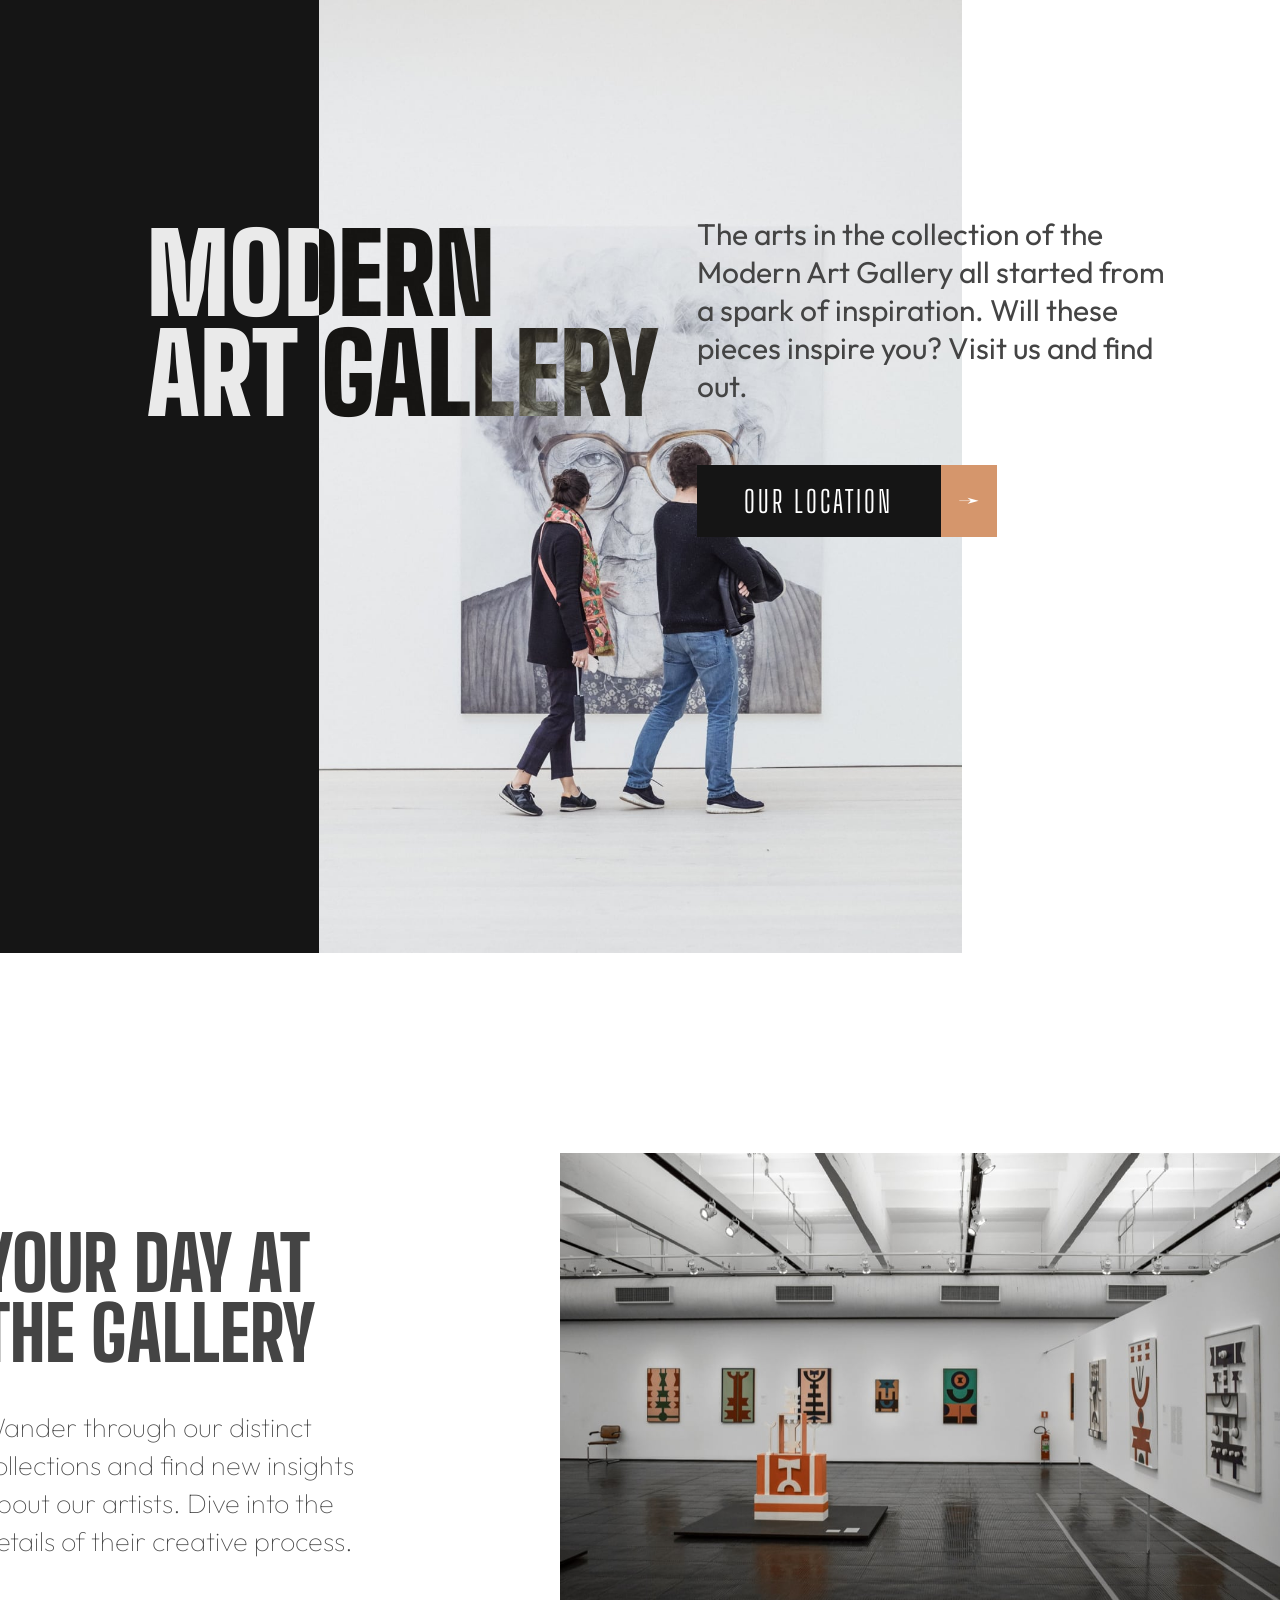
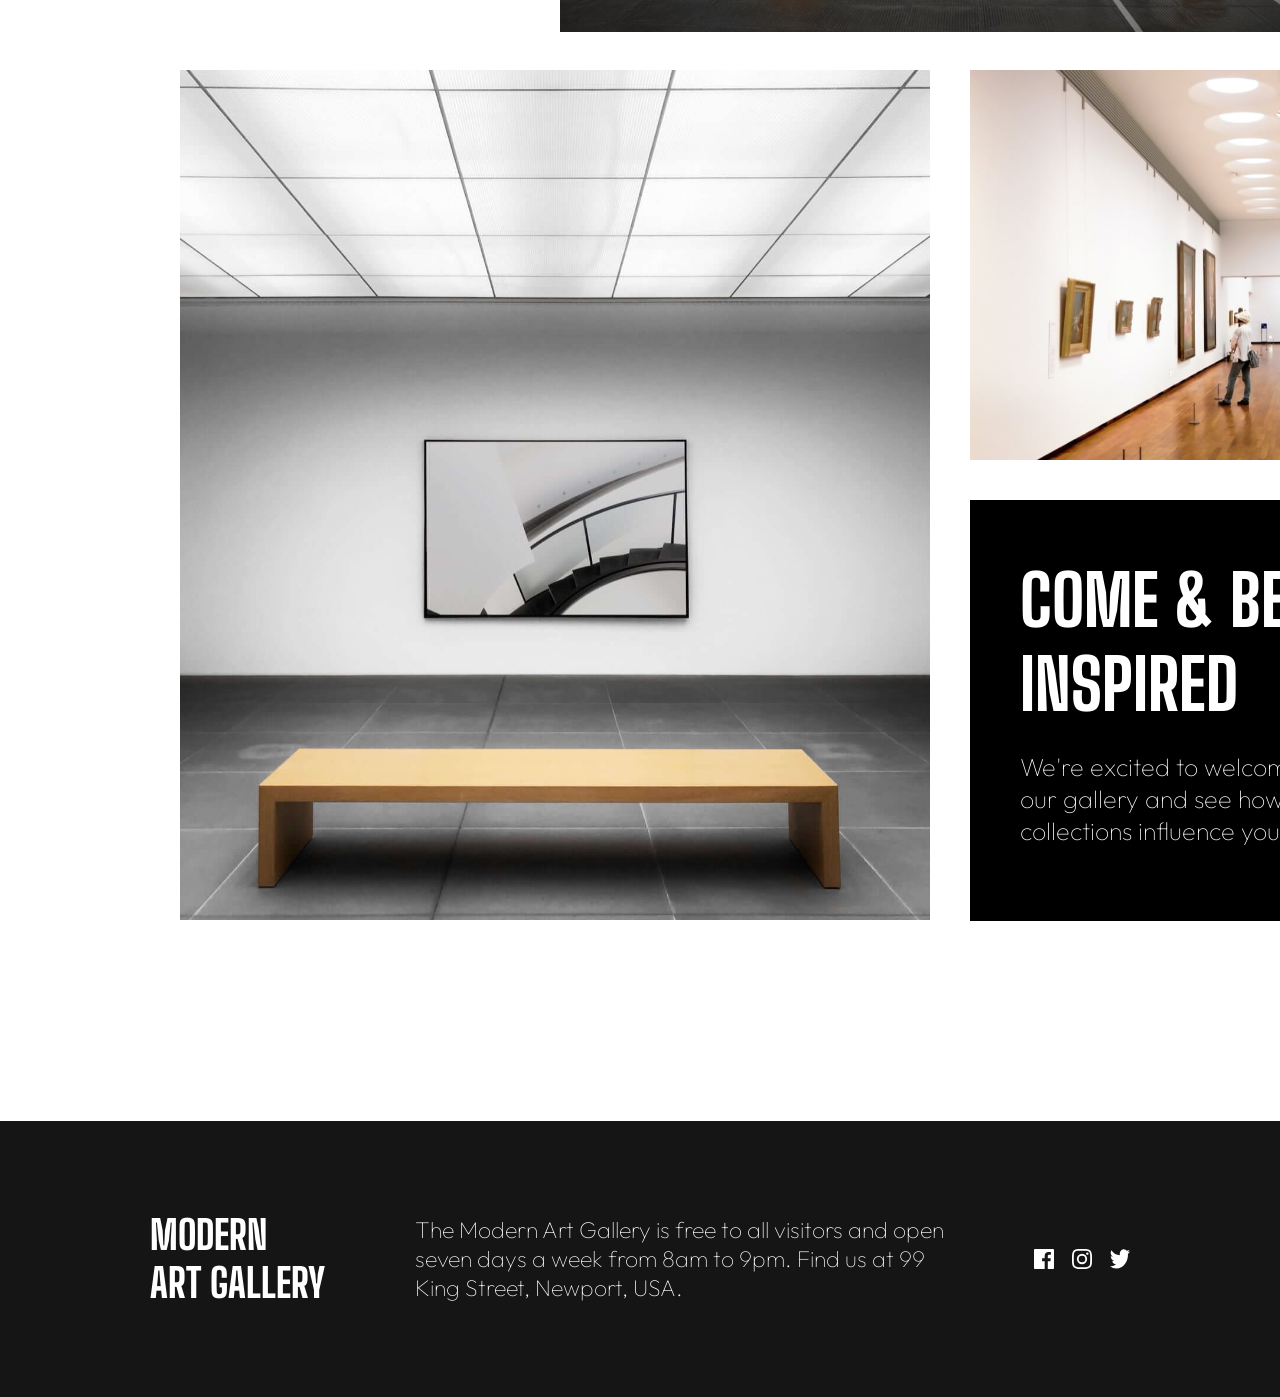
<file: index.html>
<!DOCTYPE html>
<html lang="en">
<head>
  <meta charset="UTF-8">
  <meta name="viewport" content="width=device-width, initial-scale=1.0">
  <link rel="preconnect" href="https://fonts.googleapis.com">
  <link href="https://fonts.googleapis.com/css2?family=Big+Shoulders+Display:wght@900&family=Outfit:wght@300&display=swap" rel="stylesheet">
  <link href="https://fonts.googleapis.com/css2?family=Big+Shoulders+Display:wght@700;800&family=Outfit:wght@300;400;500&display=swap" rel="stylesheet">
  <link rel="stylesheet" href="webindividualwork.css">
  <title>Document</title>
</head>
<body>
  <div class="first-part">
    <div class="first-part1"></div>
    <div class="first-part2">
      <img class="image-hero" src="image-hero@2x.jpg" alt="">
    </div>
    <div class="first-part3"></div>
    <h1 class="pp">MODERN <br> ART GALLERY</h1>
    <div class="our-location">
      <p class="body-text">The arts in the collection of the <br> Modern Art Gallery all started from <br> a spark of inspiration. Will these <br> pieces inspire you? Visit us and find <br> out.</p>
      <a href="weblocate.html" class="locate">
        <span class="locate-text">OUR LOCATION</span>
        <span class="locate-arrow">→</span>
      </a>
    </div>
  </div>
  <div class="second-part">
    <div class="second-partup">
      <div class="second-partup-text">
        <p class="p1">YOUR DAY AT <br> THE GALLERY</p>
        <p class="p2">Wander through our distinct  <br> collections and find new insights <br> about our artists. Dive into the <br> details of their creative process.</p>
      </div>
      <div class="second-partup-image"><img class="image-grid" src="image-grid-1@2x.jpg" alt=""></div>
    </div>
    <div class="second-partdown">
      <div class="second-partdown-left"><img class="image-grid2" src="image-grid-2@2x.jpg" alt=""></div>
      <div class="second-partdown-right">
        <div class="second-partdown-rightup"><img class="image-grid3" src="image-grid-3@2x.jpg" alt=""></div>
        <div class="blacktext">
          <h2 class="p3">COME	&amp; BE <br> INSPIRED</h2>
          <p class="p4">We're excited to welcome you to <br> our gallery and see how our <br> collections influence you.</p>
        </div>
      </div>
    </div>
  </div>
  <div class="third-part">
    <div class="p5"><p>MODERN <br> ART GALLERY</p></div>
    <div class="p6"><p>The Modern Art Gallery is free to all visitors and open <br> seven days a week 
  from 8am to 9pm. Find us at 99 <br> King Street, Newport, USA.</p></div>
    <div class="social">
      <img src="icon-facebook.svg" alt="">
      <img src="icon-instagram.svg" alt="">
      <img src="icon-twitter.svg" alt="">
    </div>
  </div>
</body>
</html>
</file>
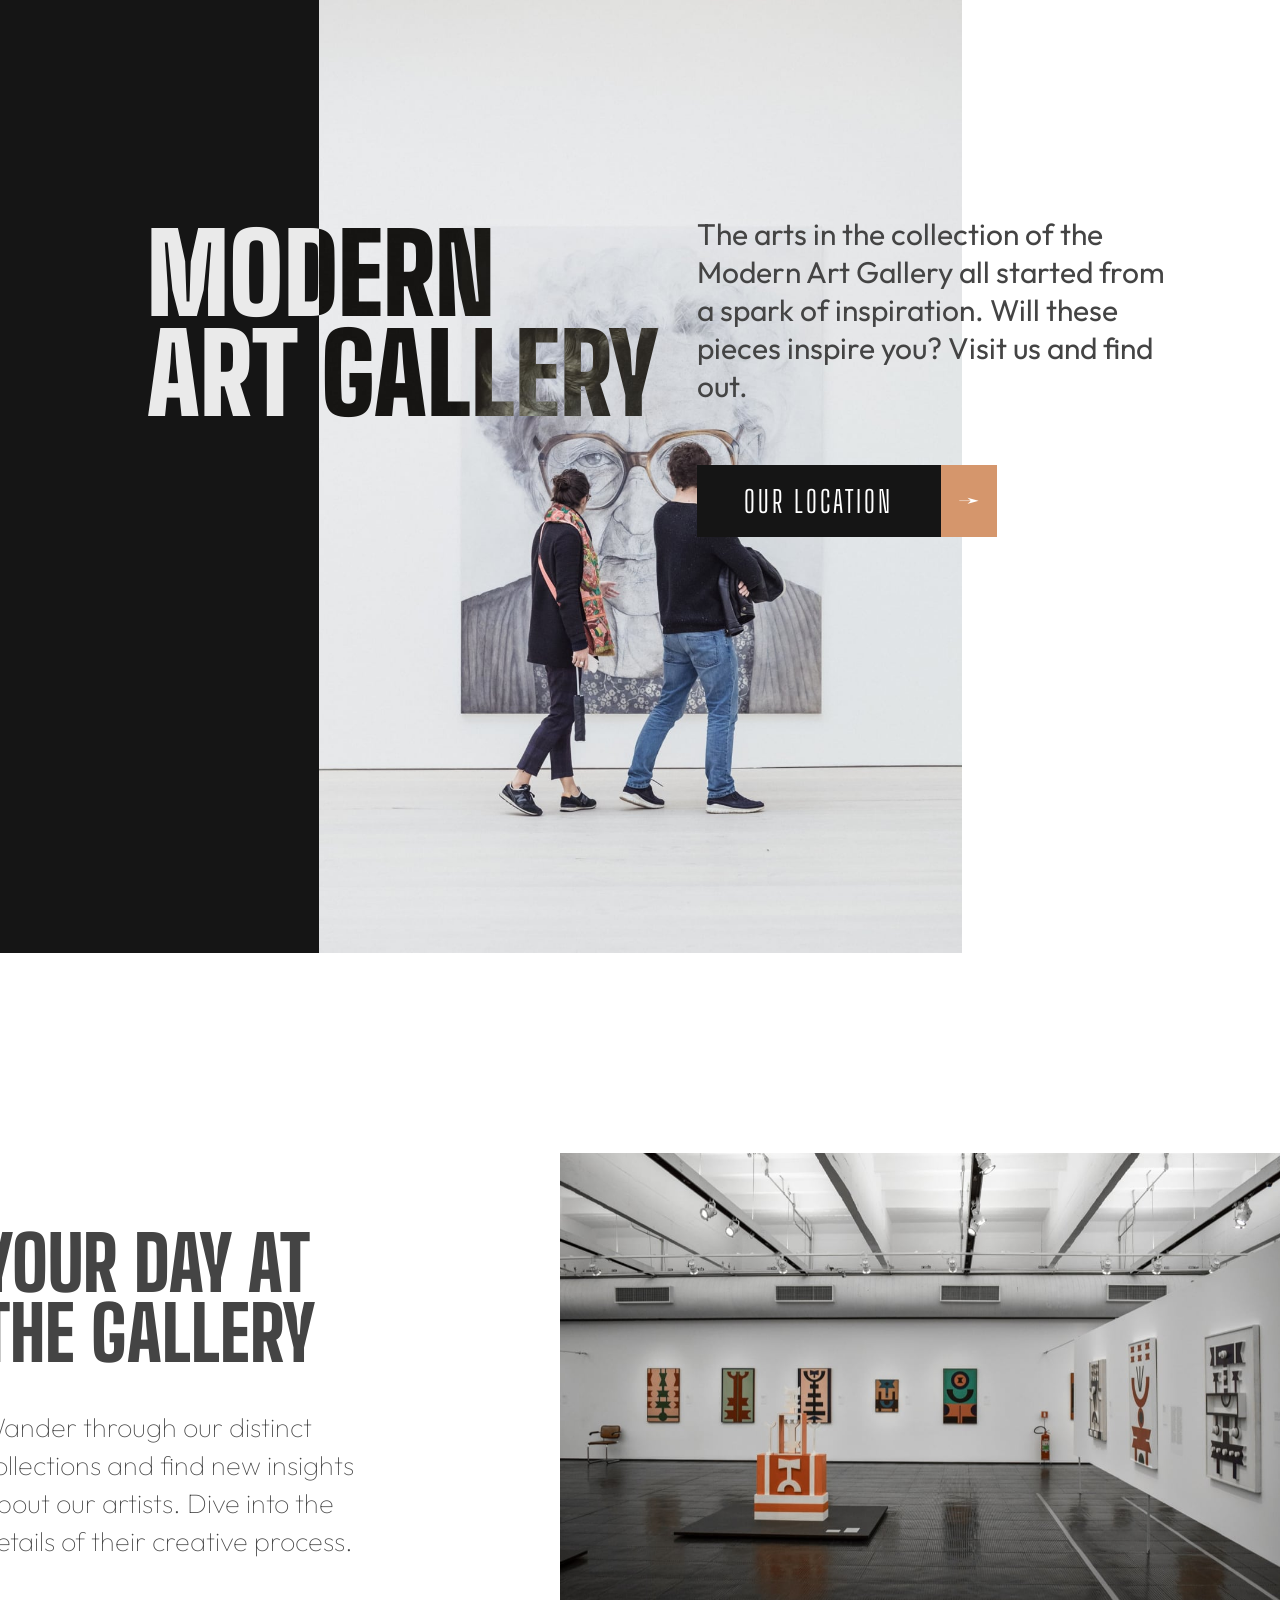
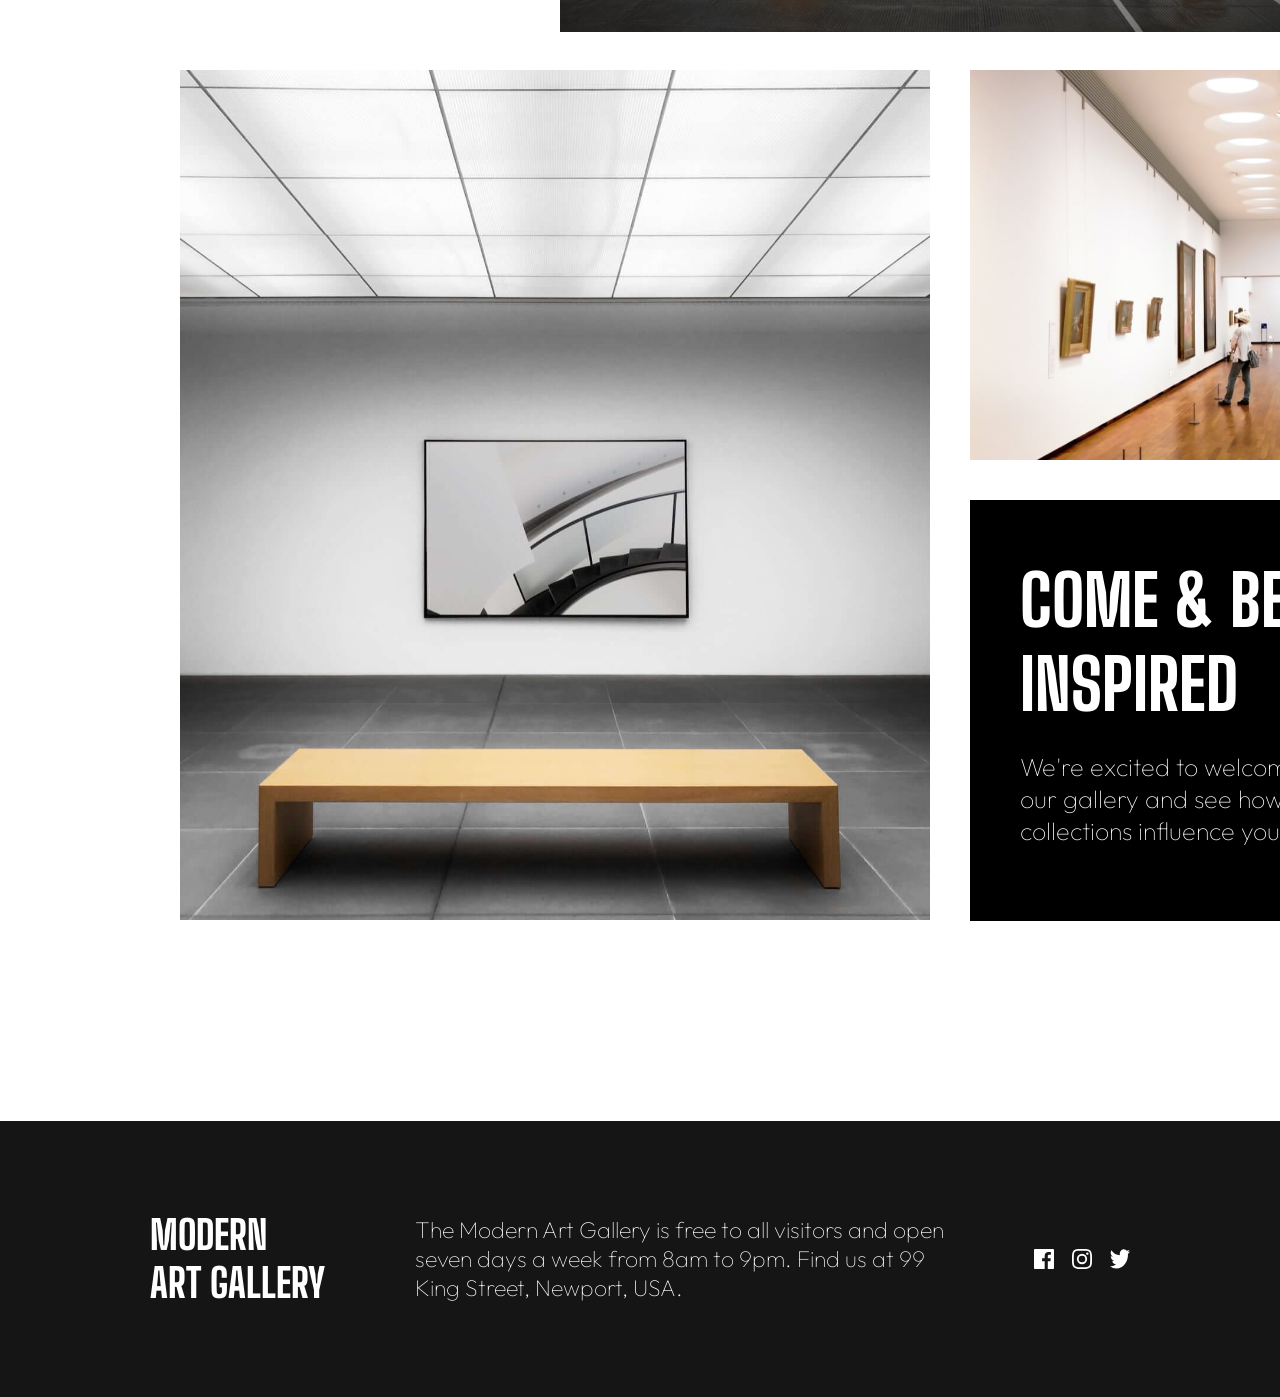
<file: webindividualwork.html>
<!DOCTYPE html>
<html lang="en">
<head>
  <meta charset="UTF-8">
  <meta name="viewport" content="width=device-width, initial-scale=1.0">
  <link rel="preconnect" href="https://fonts.googleapis.com">
  <link href="https://fonts.googleapis.com/css2?family=Big+Shoulders+Display:wght@900&family=Outfit:wght@300&display=swap" rel="stylesheet">
  <link href="https://fonts.googleapis.com/css2?family=Big+Shoulders+Display:wght@700;800&family=Outfit:wght@300;400;500&display=swap" rel="stylesheet">
  <link rel="stylesheet" href="webindividualwork.css">
  <title>Document</title>
</head>
<body>
  <div class="first-part">
    <div class="first-part1"></div>
    <div class="first-part2">
      <img class="image-hero" src="image-hero@2x.jpg" alt="">
    </div>
    <div class="first-part3"></div>
    <h1 class="pp">MODERN <br> ART GALLERY</h1>
    <div class="our-location">
      <p class="body-text">The arts in the collection of the <br> Modern Art Gallery all started from <br> a spark of inspiration. Will these <br> pieces inspire you? Visit us and find <br> out.</p>
      <a href="weblocate.html" class="locate">
        <span class="locate-text">OUR LOCATION</span>
        <span class="locate-arrow">→</span>
      </a>
    </div>
  </div>
  <div class="second-part">
    <div class="second-partup">
      <div class="second-partup-text">
        <p class="p1">YOUR DAY AT <br> THE GALLERY</p>
        <p class="p2">Wander through our distinct  <br> collections and find new insights <br> about our artists. Dive into the <br> details of their creative process.</p>
      </div>
      <div class="second-partup-image"><img class="image-grid" src="image-grid-1@2x.jpg" alt=""></div>
    </div>
    <div class="second-partdown">
      <div class="second-partdown-left"><img class="image-grid2" src="image-grid-2@2x.jpg" alt=""></div>
      <div class="second-partdown-right">
        <div class="second-partdown-rightup"><img class="image-grid3" src="image-grid-3@2x.jpg" alt=""></div>
        <div class="blacktext">
          <h2 class="p3">COME	&amp; BE <br> INSPIRED</h2>
          <p class="p4">We're excited to welcome you to <br> our gallery and see how our <br> collections influence you.</p>
        </div>
      </div>
    </div>
  </div>
  <div class="third-part">
    <div class="p5"><p>MODERN <br> ART GALLERY</p></div>
    <div class="p6"><p>The Modern Art Gallery is free to all visitors and open <br> seven days a week 
  from 8am to 9pm. Find us at 99 <br> King Street, Newport, USA.</p></div>
    <div class="social">
      <img src="icon-facebook.svg" alt="">
      <img src="icon-instagram.svg" alt="">
      <img src="icon-twitter.svg" alt="">
    </div>
  </div>
</body>
</html>
</file>
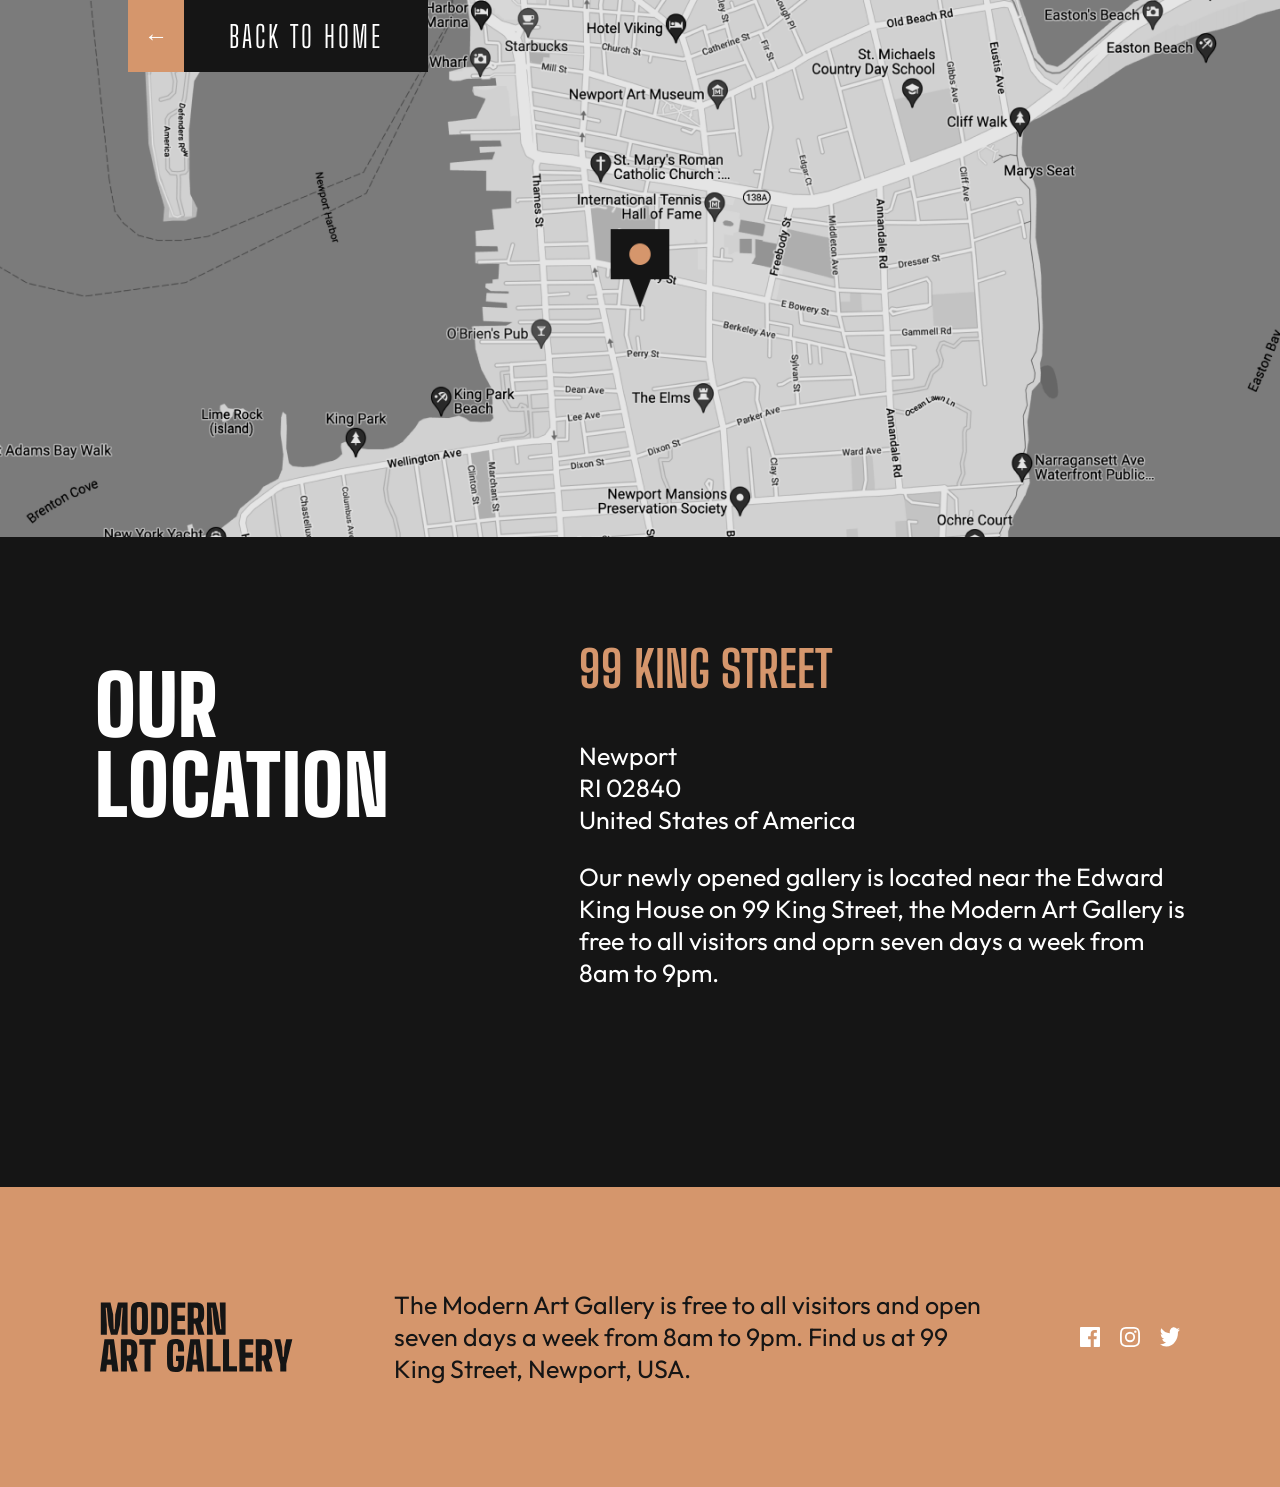
<file: weblocate.html>
<!DOCTYPE html>
<html lang="en">
<head>
  <meta charset="UTF-8">
  <meta name="viewport" content="width=device-width, initial-scale=1.0">
  <link href="https://fonts.googleapis.com/css2?family=Big+Shoulders+Display:wght@700;800&family=Outfit:wght@300;400;500&display=swap" rel="stylesheet">
  <link rel="stylesheet" href="weblocate.css">
  <title>Our Location</title>
</head>
<body>
  <div class="1">
    <img src="image-map@2x.png" alt="">
    <a class="goback" href="webindividualwork.html">
      <div class="goback-arrow">←</div>
      <div class="goback-text">BACK TO HOME</div>
    </a>
  </div>
  <div class="part2">
    <div class="textour"><h2 class="textouri">OUR <br> LOCATION</h2></div>
    <div>
      <h2 class="text99">99 KING STREET</h2>
      <div class="location-texts">
      <p>Newport <br> RI 02840 <br> United States of America</p>
      <p>Our newly opened gallery is located near the Edward <br> King House on 99 King Street, the Modern Art Gallery is <br> free to all visitors and oprn seven days a week from <br> 8am to 9pm.</p></div>
    </div>
  </div>
  <div class="part3">
    <div class="texth3"><img src="logo-dark.svg" alt=""></div>
    <div class="textp"><p>The Modern Art Gallery is free to all visitors and open <br> seven days a week from 8am to 9pm. Find us at 99 <br> King Street, Newport, USA.</p></div>
    <div class="icons">
      <img class="icon" src="icon-facebook.svg" alt="">
      <img class="icon" src="icon-instagram.svg" alt="">
      <img class="icon" src="icon-twitter.svg" alt="">
    </div>
  </div>
</body>
</html>
</file>
<file: webindividualwork.css>
body {
      font-family: 'Big Shoulders Display' , cursive;
      margin: 0;
      color: #444444;
    }

    .image-hero {
      height: 953px;
    }

    .first-part {
      display: grid;
      grid-template-columns: 1fr 643px 1fr;
      grid-template-rows: 953px;
    }

    .first-part1 {
      background-color: #151515;
    }

    .first-part3 {
      background-color: white;
    }

    .second-partup {
      display: grid;
      grid-template-columns: 600px 760px;
      justify-content: center;
      margin-top: 200px;
      padding-left: 10px;
      padding-right: 10px;
    }

    .image-grid {
      width: 760px;
    }

    .p1 {
      font-family: 'Big Shoulders Display';
      font-size: 75px;
      font-weight: 850;
      margin-left: 20px;
      line-height: 70px;
      margin-bottom: 40px;
    }

    .p2 {
      font-family: 'Outfit';
      margin-top: 0;
      margin-left: 20px;
      font-size: 27px;
      font-weight: 100;
      line-height: 38px;
    }

    .second-partdown {
      margin-top: 35px;
      display: flex;
      gap: 40px;
      height: 851px;
    }
    
    .image-grid2 {
      margin-left: 180px;
      width: 750px;
    }

    .second-partdown-right {
      display: grid;
      grid-template-columns: 555px;
      grid-template-rows: 390px;
      gap: 40px;
    }

    .image-grid3 {
      width: 555px;
    }
    .blacktext {
      background-color: black;
      color: white;
      padding-left: 50px;
    }

    .p3 {
      font-size: 70px;
      font-weight: 800;
      margin-bottom: 0;
    }

    .p4 {
      font-family: 'Outfit';
      font-size: 25px;
      font-weight: 10;
    }

    .third-part {
      background-color: #151515;
      color: white;
      display: flex;
      align-items: center;
      justify-content: space-between;
      padding: 50px 150px;
      margin-top: 200px;
    }

    .p5 {
      font-size: 40px;
      font-weight: 800;
    }

    .p6 {
      font-family: 'Outfit';
      font-size: 23px;
      font-weight: 100;
    }
    
    .social {
      display: flex;
      gap: 18px;
    }

    .pp {
      position: absolute;
      color: white;
      mix-blend-mode: difference;
      top: 150px;
      left: 11.5%;
      font-size: 110px;
      font-weight: 900;
      line-height: 100px;
    }

    .our-location {
      position: absolute;
      top: 185px;
      right: 9%;
      font-size: 30px;
      text-decoration: none;
    }

    .locate-text {
      background: #151515;
      color: white;
      flex: 1;
      display: flex;
      align-items: center;
      justify-content: center;
      font-family: 'Big Shoulders Display';
      letter-spacing: 3px;
      transition: 0.3s;
    }

    .locate {
      display: inline-flex;
      height: 72px;
      width: 300px;
      text-decoration: none;
      cursor: pointer;
      margin-top: 30px;
    }

    .locate:hover .locate-text {
      background-color: #D5966C;
    }

    .locate-arrow {
      background: #D5966C;
      width: 56px;
      display: flex;
      align-items: center;
      justify-content: center;
      color: white;
      font-size: 1.5rem;
      transition: 0.3s;
    }

    .locate:hover .locate-arrow {
      background-color: #151515;
    }
    
    .body-text {
      font-family: 'Outfit';
    }
</file>
<file: weblocate.css>
body {
      margin: 0;
      padding: 0;
      display: grid;
      grid-template-rows: 1fr 650px 300px;
      color: white;
    }

    h2,h3 {
      font-family: 'Big Shoulders Display';
    }

    p {
      font-family: 'Outfit';
      font-size: 25px;
    }

    img  {
      width: 100%;
      height: 100%;
    }
    .part2 {
      background: #151515;
      display: flex;
      align-items: start;
      justify-content: space-around;
      padding-top: 60px;
    }

    .textour {
      font-size: 55px;
      line-height: 80px;
      display: flex;
    }

    .textouri {
      font-weight: 900;
      letter-spacing: 1px;
    }

    .text99 {
      color: #D5966C;
      font-size: 50px;
    }

    .part3 {
      display: flex;
      justify-content: space-evenly;
      align-items: center;
      background-color: #D5966C;
    }

    .texth3 {
      height: 70px;
    }

    .textp {
      color: #151515;
    }

    .icons {
      display: flex;
      flex-direction: row;
      justify-items: center;
      gap: 20px;
    }

    .icon {
      width: 20px;
      height: 20px;
    }

    .goback {
      position: absolute;
      display: inline-flex;
      width: 300px;
      left: 10%;
      font-size: 30px;
      text-decoration: none;
    }

    .goback-arrow {
      background-color: #D5966C;
      width: 56px;
      height: 72px;
      display: flex;
      align-items: center;
      justify-content: center;
      color: white;
      font-size: 1.5rem;
      transition: 0.3s;
    }

    .goback-text {
      background-color: #151515;
      color: white;
      flex: 1;
      display: flex;
      align-items: center;
      justify-content: center;
      font-family: 'Big Shoulders Display';
      letter-spacing: 3px;
      transition: 0.3s;
    }

    .goback:hover .goback-text {background-color: #D5966C;}
    .goback:hover .goback-arrow {background-color: #151515;}
</file>
